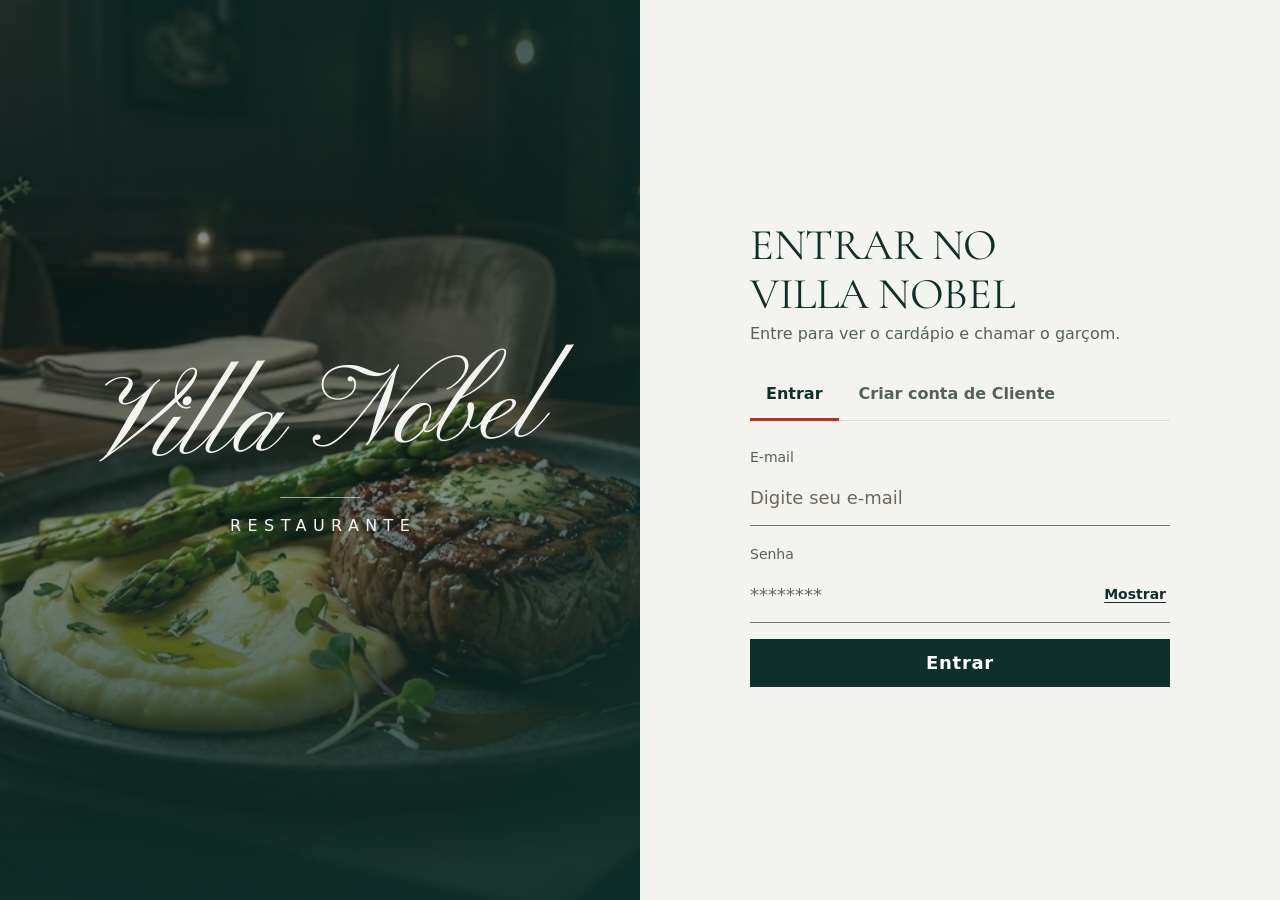
<file: index.html>
<!doctype html>
<html lang="pt-BR">
  <head>
    <meta charset="UTF-8" />
    <meta name="viewport" content="width=device-width, initial-scale=1.0" />
    <meta name="theme-color" content="#0E2F2A" />
    <meta
      name="description"
      content="Villa Nobel: sistema de atendimento e cardápio digital."
    />
    <meta
      property="og:title"
      content="Villa Nobel: atendimento e cardápio digital"
    />
    <meta
      property="og:description"
      content="Chamado de garçom, pedidos e cardápio em um só lugar."
    />
    <meta property="og:type" content="website" />
    <link
      rel="icon"
      href="data:image/svg+xml,%3Csvg xmlns='http://www.w3.org/2000/svg' viewBox='0 0 64 64'%3E%3Crect width='64' height='64' rx='12' fill='%230E2F2A'/%3E%3Ctext x='32' y='45' text-anchor='middle' font-family='Georgia,serif' font-style='italic' font-size='40' fill='%23F3F4F0'%3EV%3C/text%3E%3C/svg%3E"
    />
    <title>Villa Nobel | Entrar</title>

    <link
      href="https://cdn.jsdelivr.net/npm/bootstrap@5.3.3/dist/css/bootstrap.min.css"
      rel="stylesheet"
    />

    <link rel="preconnect" href="https://fonts.googleapis.com" />
    <link rel="preconnect" href="https://fonts.gstatic.com" crossorigin />
    <link
      href="https://fonts.googleapis.com/css2?family=Pinyon+Script&family=Cormorant+Garamond:wght@500;600;700&display=swap"
      rel="stylesheet"
    />

    <link href="css/style.css" rel="stylesheet" />
  </head>

  <body class="cmd-body">
    <div class="container-fluid p-0">
      <div class="row g-0 min-vh-100">
        <aside
          class="col-12 col-lg-6 d-flex cmd-painel-marca flex-column justify-content-between p-4 p-lg-5"
        >
          <img src="fotos/foto2.webp" alt="" class="cmd-imagem-fundo" />
          <div class="cmd-letreiro">
            <span class="cmd-letreiro-nome">Villa Nobel</span>
            <span class="cmd-letreiro-linha"></span>
            <span class="cmd-letreiro-tipo">Restaurante</span>
          </div>
        </aside>

        <main
          class="col-12 col-lg-6 d-flex flex-column align-items-center justify-content-center p-4"
        >
          <div class="cmd-caixa-login w-100">
            <div class="mb-4">
              <h2 class="cmd-titulo-login text-uppercase mt-2 mb-1">Entrar no Villa&nbsp;Nobel</h2>
              <p class="cmd-subtitulo-login mb-0">
                Entre para ver o cardápio e chamar o garçom.
              </p>
            </div>

            <ul class="nav nav-tabs mb-4" role="tablist">
              <li class="nav-item" role="presentation">
                <button
                  class="nav-link active"
                  id="tab-entrar"
                  data-bs-toggle="tab"
                  data-bs-target="#painel-entrar"
                  type="button"
                  role="tab"
                  aria-controls="painel-entrar"
                  aria-selected="true"
                >
                  Entrar
                </button>
              </li>

              <li class="nav-item" role="presentation">
                <button
                  class="nav-link"
                  id="tab-cadastro"
                  data-bs-toggle="tab"
                  data-bs-target="#painel-cadastro"
                  type="button"
                  role="tab"
                  aria-controls="painel-cadastro"
                  aria-selected="false"
                >
                  Criar conta de Cliente
                </button>
              </li>
            </ul>

            <div class="tab-content">
              <section
                class="tab-pane fade show active"
                id="painel-entrar"
                role="tabpanel"
                aria-labelledby="tab-entrar"
              >
                <form id="form-login" novalidate>
                  <div class="mb-3">
                    <label for="login-email" class="form-label"> E-mail </label>

                    <input
                      type="email"
                      class="form-control form-control-lg"
                      id="login-email"
                      name="email"
                      autocomplete="email"
                      placeholder="Digite seu e-mail"
                      required
                    />
                  </div>

                  <div class="mb-3">
                    <label for="login-senha" class="form-label"> Senha </label>

                    <input
                      type="password"
                      class="form-control form-control-lg"
                      id="login-senha"
                      name="senha"
                      autocomplete="current-password"
                      placeholder="********"
                      required
                    />
                  </div>

                  <div
                    id="login-erro"
                    class="alert alert-danger d-none"
                    role="alert"
                  ></div>

                  <button
                    type="submit"
                    class="btn btn-lg w-100 cmd-btn-principal"
                    id="btn-entrar"
                  >
                    Entrar
                  </button>
                </form>
              </section>

              <section
                class="tab-pane fade"
                id="painel-cadastro"
                role="tabpanel"
                aria-labelledby="tab-cadastro"
              >
                <form id="form-cadastro" novalidate>
                  <div class="mb-3">
                    <label for="cad-nome" class="form-label"> Nome </label>

                    <input
                      type="text"
                      class="form-control form-control-lg"
                      id="cad-nome"
                      autocomplete="name"
                      placeholder="Seu nome"
                      required
                    />
                  </div>

                  <div class="mb-3">
                    <label for="cad-email" class="form-label"> E-mail </label>

                    <input
                      type="email"
                      class="form-control form-control-lg"
                      id="cad-email"
                      autocomplete="email"
                      placeholder="Digite seu e-mail"
                      required
                    />
                  </div>

                  <div class="mb-3">
                    <label for="cad-senha" class="form-label"> Senha </label>

                    <input
                      type="password"
                      class="form-control form-control-lg"
                      id="cad-senha"
                      autocomplete="new-password"
                      placeholder="Mínimo 6 caracteres"
                      minlength="6"
                      required
                    />
                  </div>

                  <div
                    id="cad-erro"
                    class="alert alert-danger d-none"
                    role="alert"
                  ></div>

                  <div
                    id="cad-sucesso"
                    class="alert alert-success d-none"
                    role="status"
                  ></div>

                  <button
                    type="submit"
                    class="btn btn-lg w-100 cmd-btn-principal"
                    id="btn-cadastrar"
                  >
                    Criar conta
                  </button>
                </form>
              </section>
            </div>
          </div>
        </main>
      </div>
    </div>

    <script src="https://cdn.jsdelivr.net/npm/bootstrap@5.3.3/dist/js/bootstrap.bundle.min.js"></script>
    <script src="js/storage.js"></script>
    <script src="js/auth.js"></script>
    <script src="js/login.js"></script>
    <script src="js/villa-ux.js"></script>
  </body>
</html>
</file>
<file: css/style.css>
:root {
  --fundo: #f3f4f0;
  --fundo-2: #e3eae4;
  --superficie: #ffffff;
  --borda: #d9ddd6;
  --borda-forte: #6b7670;
  --tinta: #0e2f2a;
  --tinta-2: #1c4a42;
  --apoio: #55615c;
  --acento: #b8301c;
  --acento-hover: #962512;
  --verde: #1f6b4f;
  --ambar: #2d4a7a;
  --erro: #a12618;
  --raio: 4px;
  --raio-card: 4px;
  --serif:
    "Cormorant Garamond", "Palatino Linotype", Palatino, "Book Antiqua",
    "URW Palladio L", serif;
  --sans:
    system-ui, -apple-system, "Segoe UI", Roboto, "Helvetica Neue", Arial,
    sans-serif;
}

.cmd-body {
  --bs-body-color: var(--tinta);
  --bs-body-bg: var(--fundo);
  --bs-border-color: var(--borda);
  min-height: 100vh;
  background: var(--fundo);
  color: var(--tinta);
  font-family: var(--sans);
  font-size: 1rem;
  line-height: 1.55;
}

.cmd-body h1,
.cmd-body h2,
.cmd-body h3,
.cmd-body h4,
.cmd-body h5,
.cmd-body h6 {
  font-family: var(--serif);
  color: var(--tinta);
  line-height: 1.2;
}

.cmd-body .cmd-conteudo {
  min-width: 0;
  background: var(--fundo);
}

.cmd-body .cmd-conteudo.container {
  max-width: 1100px;
}

.cmd-body .cmd-titulo-pagina {
  font-family: var(--serif);
  font-size: 2.25rem;
  font-weight: 700;
  letter-spacing: -0.01em;
  color: var(--tinta);
}

.cmd-body .cmd-texto-apoio {
  color: var(--apoio);
  font-size: 0.9375rem;
  line-height: 1.55;
}

.cmd-body .cmd-preco,
.cmd-body .cmd-numero-mesa {
  font-family: var(--serif);
  font-weight: 700;
  color: var(--tinta);
  font-variant-numeric: tabular-nums;
  white-space: nowrap;
}

.cmd-body .cmd-numero-mesa {
  display: block;
  font-size: 2.5rem;
  line-height: 1;
}

.cmd-body .cmd-numero-grande {
  font-family: var(--serif);
  font-size: 3rem;
  font-weight: 700;
  line-height: 1.1;
  color: var(--acento);
  font-variant-numeric: tabular-nums;
}

.cmd-body #pedido-total {
  font-family: var(--serif);
  font-size: 1.75rem;
  font-weight: 700;
  color: var(--tinta);
}

.cmd-body .cmd-logo {
  display: inline-flex;
  align-items: center;
  gap: 0.6rem;
  font-family: var(--serif);
  font-size: 1.05rem;
  font-weight: 700;
  letter-spacing: 0.2em;
  text-transform: uppercase;
  color: var(--tinta);
}

.cmd-body .cmd-sidebar .cmd-logo {
  color: var(--fundo);
  font-family: "Pinyon Script", "Snell Roundhand", "Brush Script MT", cursive;
  font-size: 2.1rem;
  font-weight: 400;
  letter-spacing: 0;
  line-height: 1.1;
  text-transform: none;
}

.cmd-body .cmd-marca {
  display: flex;
  flex-direction: column;
  gap: 0.15rem;
  padding-top: 0.5rem;
  padding-bottom: 0.5rem;
}

.cmd-body .cmd-marca-tipo {
  padding-left: 0.15rem;
  font-size: 0.6875rem;
  letter-spacing: 0.35em;
  text-transform: uppercase;
  color: rgba(243, 244, 240, 0.7);
}

.cmd-body .cmd-texto-claro {
  color: rgba(243, 244, 240, 0.75);
}

.cmd-body :focus-visible {
  outline: 3px solid var(--acento) !important;
  outline-offset: 2px;
}

.cmd-body .btn-check:focus-visible + .btn {
  outline: 3px solid var(--acento) !important;
  outline-offset: 2px;
}

.cmd-body .btn:focus-visible,
.cmd-body .btn-check:focus-visible + .btn,
.cmd-body .nav-link:focus-visible,
.cmd-body .form-control:focus,
.cmd-body .form-select:focus,
.cmd-body .form-check-input:focus {
  box-shadow: none !important;
}

.cmd-body .btn {
  --bs-btn-border-radius: var(--raio);
  --bs-btn-font-size: 1rem;
  --bs-btn-padding-x: 1rem;
  --bs-btn-padding-y: 0.5rem;
  display: inline-flex;
  align-items: center;
  justify-content: center;
  gap: 0.5rem;
  min-height: 44px;
  font-weight: 600;
  line-height: 1.3;
}

.cmd-body .btn-sm {
  --bs-btn-padding-x: 0.9rem;
  --bs-btn-padding-y: 0.4rem;
  --bs-btn-font-size: 1rem;
}

.cmd-body .btn-lg {
  min-height: 52px;
  --bs-btn-font-size: 1.125rem;
}

.cmd-body .btn.cmd-btn-principal {
  --bs-btn-color: #fff;
  --bs-btn-bg: var(--acento);
  --bs-btn-border-color: var(--acento);
  --bs-btn-hover-color: #fff;
  --bs-btn-hover-bg: var(--acento-hover);
  --bs-btn-hover-border-color: var(--acento-hover);
  --bs-btn-active-color: #fff;
  --bs-btn-active-bg: var(--acento-hover);
  --bs-btn-active-border-color: var(--acento-hover);
  --bs-btn-disabled-color: #fff;
  --bs-btn-disabled-bg: var(--acento);
  --bs-btn-disabled-border-color: var(--acento);
  min-height: 48px;
}

.cmd-body .btn.cmd-btn-cancelar {
  --bs-btn-color: #fff;
  --bs-btn-bg: var(--acento);
  --bs-btn-border-color: var(--acento);
  --bs-btn-hover-color: #fff;
  --bs-btn-hover-bg: var(--acento-hover);
  --bs-btn-hover-border-color: var(--acento-hover);
  --bs-btn-active-color: #fff;
  --bs-btn-active-bg: var(--acento-hover);
  --bs-btn-active-border-color: var(--acento-hover);
  min-height: 48px;
  padding-left: 2rem;
  padding-right: 2rem;
  font-weight: 700;
  box-shadow: 0 4px 14px rgba(184, 48, 28, 0.35);
}

.cmd-body .btn-outline-dark {
  --bs-btn-color: var(--tinta);
  --bs-btn-bg: var(--superficie);
  --bs-btn-border-color: var(--tinta);
  --bs-btn-hover-color: #fff;
  --bs-btn-hover-bg: var(--tinta);
  --bs-btn-hover-border-color: var(--tinta);
  --bs-btn-active-color: #fff;
  --bs-btn-active-bg: var(--tinta);
  --bs-btn-active-border-color: var(--tinta);
}

.cmd-body .btn-outline-secondary {
  --bs-btn-color: var(--apoio);
  --bs-btn-bg: var(--superficie);
  --bs-btn-border-color: var(--borda-forte);
  --bs-btn-hover-color: var(--tinta);
  --bs-btn-hover-bg: var(--fundo-2);
  --bs-btn-hover-border-color: var(--tinta);
  --bs-btn-active-color: var(--tinta);
  --bs-btn-active-bg: var(--fundo-2);
  --bs-btn-active-border-color: var(--tinta);
}

.cmd-body .btn-link,
.cmd-body .cmd-link-claro {
  --bs-btn-color: var(--acento);
  --bs-btn-hover-color: var(--acento-hover);
  --bs-btn-active-color: var(--acento-hover);
  --bs-btn-disabled-color: var(--apoio);
  color: var(--acento);
  text-decoration: underline;
  text-underline-offset: 3px;
}

.cmd-body .cmd-link-claro:hover {
  color: var(--acento-hover);
}

.cmd-body .rounded-pill {
  border-radius: var(--raio) !important;
}

.cmd-body .btn.js-filtro {
  --bs-btn-color: var(--tinta);
  --bs-btn-bg: var(--superficie);
  --bs-btn-border-color: var(--borda-forte);
  --bs-btn-hover-color: var(--tinta);
  --bs-btn-hover-bg: var(--fundo-2);
  --bs-btn-hover-border-color: var(--tinta);
  --bs-btn-active-color: #fff;
  --bs-btn-active-bg: var(--tinta);
  --bs-btn-active-border-color: var(--tinta);
}

.cmd-body .btn.js-filtro.active::before,
.cmd-body .btn-check:checked + .btn::before {
  content: "✓";
  font-weight: 700;
}

.cmd-body .form-label,
.cmd-body legend.form-label {
  color: var(--tinta);
  font-size: 1rem;
  font-weight: 600;
  margin-bottom: 0.4rem;
}

.cmd-body .form-control,
.cmd-body .form-select {
  min-height: 48px;
  padding: 0.6rem 0.85rem;
  font-size: 1rem;
  color: var(--tinta);
  background-color: var(--superficie);
  border: 1px solid var(--borda-forte);
  border-radius: var(--raio);
}

.cmd-body .form-select {
  padding-right: 2.5rem;
}

.cmd-body textarea.form-control {
  min-height: 96px;
}

.cmd-body .form-control:focus,
.cmd-body .form-select:focus {
  color: var(--tinta);
  background-color: var(--superficie);
  border-color: var(--acento);
}

.cmd-body .form-control::placeholder {
  color: #6f665d;
}

.cmd-body .form-control-lg {
  min-height: 56px;
  font-size: 1.125rem;
}

.cmd-body .cmd-input-mesa {
  max-width: 180px;
  min-height: 64px;
  font-family: var(--serif);
  font-size: 2rem;
  font-weight: 700;
  text-align: center;
}

.cmd-body .form-check-input {
  border: 1px solid var(--borda-forte);
}

.cmd-body .form-check-input:checked {
  background-color: var(--acento);
  border-color: var(--acento);
}

.cmd-body .form-switch {
  display: flex;
  align-items: center;
  gap: 0.75rem;
  min-height: 44px;
  padding-left: 0;
}

.cmd-body .form-switch .form-check-input {
  flex: none;
  float: none;
  width: 3rem;
  height: 1.5rem;
  margin: 0;
  cursor: pointer;
}

.cmd-body .form-switch .form-check-input:not(:checked),
.cmd-body .form-switch .form-check-input:focus:not(:checked) {
  --bs-form-switch-bg: url("data:image/svg+xml,%3csvg xmlns='http://www.w3.org/2000/svg' viewBox='-4 -4 8 8'%3e%3ccircle r='3' fill='%235E564E'/%3e%3c/svg%3e");
}

.cmd-body .form-switch .form-check-label {
  display: flex;
  flex: 1;
  align-items: center;
  min-height: 44px;
  cursor: pointer;
}

.cmd-body .alert {
  --bs-alert-padding-y: 0.75rem;
  --bs-alert-padding-x: 1rem;
  border-radius: var(--raio);
  font-size: 1rem;
}

.cmd-body .alert-danger {
  --bs-alert-color: var(--erro);
  --bs-alert-bg: #fbedea;
  --bs-alert-border-color: var(--erro);
}

.cmd-body .alert-danger::before {
  content: "Atenção: ";
  font-weight: 700;
}

.cmd-body .alert-success {
  --bs-alert-color: var(--verde);
  --bs-alert-bg: #e8f3ed;
  --bs-alert-border-color: var(--verde);
}

.cmd-body .alert-success::before {
  content: "✓ ";
  font-weight: 700;
}

.cmd-body .badge {
  padding: 0.3em 0.65em;
  font-size: 0.875rem;
  font-weight: 600;
  line-height: 1.35;
  border: 1px solid transparent;
  border-radius: 4px;
}

.cmd-body .badge.text-bg-warning {
  background-color: var(--superficie) !important;
  color: var(--acento) !important;
  border-color: var(--acento);
}

.cmd-body .badge.text-bg-info {
  background-color: var(--superficie) !important;
  color: var(--ambar) !important;
  border-color: var(--ambar);
}

.cmd-body .badge.text-bg-success {
  background-color: var(--superficie) !important;
  color: var(--verde) !important;
  border-color: var(--verde);
}

.cmd-body .badge.text-bg-secondary {
  background-color: var(--superficie) !important;
  color: var(--apoio) !important;
  border-color: var(--borda-forte);
}

.cmd-body .cmd-status.text-bg-warning::before {
  content: "○ ";
}

.cmd-body .cmd-status.text-bg-info::before {
  content: "◐ ";
}

.cmd-body .cmd-status.text-bg-success::before {
  content: "✓ ";
}

.cmd-body .cmd-status.text-bg-secondary::before {
  content: "– ";
}

.cmd-body .cmd-status.text-bg-dark::before {
  content: "● ";
}

.cmd-body .badge.text-bg-dark {
  background-color: var(--tinta) !important;
  color: var(--fundo) !important;
  border-color: var(--tinta);
}

.cmd-body .badge.cmd-destino.text-bg-warning,
.cmd-body .badge.cmd-destino.text-bg-success {
  background-color: var(--fundo-2) !important;
  color: var(--tinta) !important;
  border-color: var(--borda-forte);
}

.cmd-body .badge.cmd-categoria {
  background-color: var(--fundo-2);
  color: var(--apoio);
  border-color: var(--borda);
}

.cmd-body .badge.cmd-selo {
  min-width: 1.75rem;
  background-color: var(--tinta);
  color: #fff;
  border-radius: 999px !important;
}

.cmd-body .nav-link.active .cmd-selo {
  background-color: #fff;
  color: var(--acento);
}

.cmd-body .cmd-card {
  --bs-card-bg: var(--superficie);
  --bs-card-color: var(--tinta);
  --bs-card-border-color: var(--borda);
  --bs-card-border-radius: var(--raio-card);
  --bs-card-inner-border-radius: calc(var(--raio-card) - 1px);
  box-shadow: none;
}

.cmd-body .cmd-card .card-body {
  padding: 1.25rem;
}

.cmd-body .cmd-card h2 {
  font-weight: 700;
}

.cmd-body .cmd-chamado .card-body > :first-child,
.cmd-body .cmd-pedido .card-body > :first-child {
  padding-bottom: 0.85rem;
  border-bottom: 1px dashed var(--borda-forte);
}

.cmd-body .cmd-pedido .js-itens {
  font-size: 1rem;
  line-height: 1.6;
}

.cmd-body .cmd-pedido strong,
.cmd-body .cmd-chamado .js-motivo {
  font-family: var(--serif);
}

.cmd-body .cmd-chamado .js-motivo {
  font-size: 1.25rem;
  font-weight: 700;
}

.cmd-body .cmd-painel-marca {
  position: relative;
  isolation: isolate;
  overflow: hidden;
  align-items: stretch;
  justify-content: space-between !important;
  background: var(--tinta);
  border-right: 0;
  padding: 2.5rem;
  color: var(--fundo);
}

.cmd-body .cmd-imagem-fundo {
  position: absolute;
  inset: 0;
  z-index: -2;
  width: 100%;
  height: 100%;
  object-fit: cover;
  object-position: 60% center;
}

.cmd-body .cmd-painel-marca::after {
  content: "";
  position: absolute;
  inset: 0;
  z-index: -1;
  pointer-events: none;
  background:
    linear-gradient(
      to bottom,
      rgba(14, 47, 42, 0.75) 0%,
      rgba(14, 47, 42, 0.45) 35%,
      rgba(14, 47, 42, 0.55) 60%,
      rgba(14, 47, 42, 0.92) 100%
    ),
    linear-gradient(
      to right,
      rgba(14, 47, 42, 0) 70%,
      rgba(14, 47, 42, 0.5) 100%
    );
}

.cmd-body .cmd-letreiro {
  display: flex;
  flex-direction: column;
  align-items: center;
  margin: auto 0;
  padding: 2rem 0;
  text-align: center;
  color: var(--fundo);
}

.cmd-body .cmd-letreiro-nome {
  font-family: "Pinyon Script", "Snell Roundhand", "Brush Script MT", cursive;
  font-size: clamp(72px, 9vw, 136px);
  font-weight: 400;
  line-height: 1;
  transform: rotate(-3deg);
  white-space: nowrap;
}

.cmd-body .cmd-letreiro-linha {
  display: block;
  width: 80px;
  height: 1px;
  margin: 1.25rem 0 1rem;
  background: var(--fundo);
  opacity: 0.6;
}

.cmd-body .cmd-letreiro-tipo {
  font-family: var(--sans);
  font-size: 16px;
  letter-spacing: 0.4em;
  margin-right: -0.4em;
  text-transform: uppercase;
}

.cmd-body main {
  background: var(--fundo);
}

.cmd-body .cmd-caixa-login {
  max-width: 420px;
  padding: 0;
  background: transparent;
  border: 0;
}

.cmd-body .cmd-titulo-login {
  font-family: var(--serif);
  font-size: 2.75rem;
  font-weight: 400;
  line-height: 1.1;
  letter-spacing: -0.01em;
  color: var(--tinta);
}

.cmd-body .cmd-caixa-login .form-label {
  font-size: 0.875rem;
  font-weight: 500;
  color: var(--apoio);
  margin-bottom: 0;
}

.cmd-body .cmd-caixa-login .form-control,
.cmd-body .cmd-caixa-login .form-select {
  padding-left: 0;
  padding-right: 0;
  background-color: transparent;
  border-width: 0 0 1px;
  border-radius: 0;
  box-shadow: none;
}

.cmd-body .cmd-caixa-login .form-control:focus,
.cmd-body .cmd-caixa-login .form-select:focus {
  background-color: transparent;
  border-color: var(--tinta);
  box-shadow: 0 1px 0 0 var(--tinta);
}

.cmd-body .cmd-caixa-login .btn.cmd-btn-principal {
  --bs-btn-bg: var(--tinta);
  --bs-btn-border-color: var(--tinta);
  --bs-btn-hover-bg: var(--tinta-2);
  --bs-btn-hover-border-color: var(--tinta-2);
  --bs-btn-active-bg: var(--tinta-2);
  --bs-btn-active-border-color: var(--tinta-2);
  --bs-btn-disabled-bg: var(--tinta);
  --bs-btn-disabled-border-color: var(--tinta);
  border-radius: 0;
  letter-spacing: 0.04em;
}

.cmd-body .cmd-subtitulo-login {
  font-size: 1rem;
  color: var(--apoio);
}

.cmd-body .cmd-caixa-login .nav-tabs {
  gap: 0.25rem;
  border-bottom: 1px solid var(--borda);
}

.cmd-body .cmd-caixa-login .nav-tabs .nav-link {
  min-height: 48px;
  padding: 0.7rem 1rem;
  font-weight: 600;
  color: var(--apoio);
  background: transparent;
  border: 0;
  border-bottom: 3px solid transparent;
  border-radius: 0;
}

.cmd-body .cmd-caixa-login .nav-tabs .nav-link:hover {
  color: var(--tinta);
  border-color: transparent transparent var(--borda-forte);
}

.cmd-body .cmd-caixa-login .nav-tabs .nav-link.active {
  color: var(--tinta);
  background: transparent;
  border-color: transparent transparent var(--acento);
}

.cmd-body .cmd-sidebar {
  width: 264px;
  min-width: 264px;
  min-height: 100vh;
  background: var(--tinta);
  color: var(--fundo);
  border-right: 0;
}

.cmd-body .cmd-sidebar .nav {
  --bs-nav-link-color: var(--fundo);
  --bs-nav-link-hover-color: #fff;
  --bs-nav-pills-link-active-bg: var(--fundo);
  --bs-nav-pills-link-active-color: var(--tinta);
}

.cmd-body .cmd-sidebar .nav-link {
  display: flex;
  align-items: center;
  gap: 0.5rem;
  min-height: 48px;
  padding: 0.65rem 0.9rem;
  font-weight: 600;
  border-radius: var(--raio);
}

.cmd-body .cmd-sidebar .nav-link:not(.active):hover {
  background: var(--tinta-2);
}

.cmd-body .cmd-sidebar .nav-link.active {
  box-shadow: inset 4px 0 0 var(--acento);
}

.cmd-body .cmd-sidebar :focus-visible {
  outline-color: #fff !important;
}

.cmd-body .cmd-sidebar .cmd-selo {
  background-color: var(--fundo);
  color: var(--tinta);
}

.cmd-body .cmd-sidebar-rodape {
  border-color: rgba(243, 244, 240, 0.25) !important;
}

.cmd-body .cmd-sidebar .cmd-link-claro,
.cmd-body .cmd-sidebar .cmd-link-claro:hover {
  --bs-btn-color: var(--fundo);
  --bs-btn-hover-color: #fff;
  color: var(--fundo);
}

.cmd-body .cmd-item .card-body {
  padding: 1rem;
}

.cmd-body .cmd-item-foto {
  flex: none;
  width: 72px;
  height: 72px;
  object-fit: cover;
  border: 1px solid var(--borda);
  border-radius: var(--raio);
}

.cmd-body .cmd-item-foto:not([src]),
.cmd-body .cmd-item-foto[src=""] {
  display: none;
}

.cmd-body .cmd-item .js-nome {
  display: flex;
  flex: 1;
  align-items: baseline;
  gap: 0.5rem;
  margin: 0;
  font-size: 1.125rem;
}

.cmd-body .cmd-item .js-nome::after {
  content: "";
  flex: 1;
  min-width: 1rem;
  border-bottom: 2px dotted var(--borda-forte);
  transform: translateY(-0.25em);
}

.cmd-body .cmd-item-pedido .card-body {
  padding: 0.5rem 1rem;
}

.cmd-body .cmd-item-pedido .js-adicionar,
.cmd-body .cmd-linha-pedido .js-remover {
  flex: none;
  width: 44px;
  padding: 0;
  font-size: 1.25rem;
}

.cmd-body .cmd-linha-pedido {
  padding: 0.5rem 0;
  color: var(--tinta);
  border-bottom: 1px dotted var(--borda-forte);
}

.cmd-body .cmd-passos {
  counter-reset: passo;
  margin: 0;
  padding: 0;
}

.cmd-body .cmd-passo {
  counter-increment: passo;
  min-width: 0;
  display: flex;
  align-items: center;
  gap: 0.6rem;
  padding: 0.7rem 0.8rem;
  font-size: 1rem;
  color: var(--apoio);
  background: var(--superficie);
  border: 1px solid var(--borda);
  border-radius: var(--raio);
}

.cmd-body .cmd-passo::before {
  content: counter(passo);
  display: inline-grid;
  flex: none;
  place-items: center;
  width: 1.75rem;
  height: 1.75rem;
  font-size: 0.875rem;
  font-weight: 700;
  color: var(--apoio);
  border: 1.5px solid var(--borda-forte);
  border-radius: 50%;
}

.cmd-body .cmd-passo-ativo {
  color: var(--tinta);
  border-color: var(--tinta);
}

.cmd-body .cmd-passo-ativo::before {
  content: "✓";
  color: #fff;
  background: var(--verde);
  border-color: var(--verde);
}

.cmd-body .cmd-passo-ativo:not(:has(~ .cmd-passo-ativo)) {
  border: 2px solid var(--acento);
  background: var(--fundo);
}

.cmd-body .cmd-tabela {
  --bs-table-bg: transparent;
  --bs-table-color: var(--tinta);
  --bs-table-border-color: var(--borda);
  font-size: 1rem;
}

.cmd-body .cmd-tabela thead th {
  padding: 0.9rem 1rem;
  font-size: 0.875rem;
  font-weight: 700;
  letter-spacing: 0.05em;
  text-transform: uppercase;
  white-space: nowrap;
  color: var(--apoio);
  border-bottom: 2px solid var(--tinta);
}

.cmd-body .cmd-tabela td {
  padding: 0.75rem 1rem;
}

.cmd-body .cmd-tabela .btn-link {
  --bs-btn-padding-x: 0.6rem;
}

.cmd-body .cmd-tabela .btn-link.text-secondary {
  color: var(--apoio) !important;
}

.cmd-body .cmd-card .table-responsive {
  border-radius: var(--raio-card);
}

.cmd-body .cmd-coluna {
  min-height: 140px;
  padding: 1rem;
  background: var(--fundo-2);
  border: 1px solid var(--borda);
  border-radius: var(--raio-card);
}

.cmd-body .cmd-coluna h2 {
  margin: 0;
  font-size: 1.125rem;
  font-weight: 700;
}

.cmd-body #titulo-pendente::before {
  content: "○ ";
}

.cmd-body .cmd-placa {
  display: inline-grid;
  place-items: center;
  min-width: 76px;
  padding: 6px 14px 8px;
  color: var(--fundo);
  background: var(--tinta);
  border-radius: 4px;
  box-shadow:
    inset 0 0 0 3px var(--tinta),
    inset 0 0 0 4px rgba(243, 244, 240, 0.55);
}

.cmd-body .cmd-placa .cmd-texto-apoio {
  color: var(--fundo);
  font-size: 0.6875rem !important;
  font-weight: 600;
  letter-spacing: 0.2em;
  line-height: 1.3;
  text-transform: uppercase;
}

.cmd-body .cmd-placa .cmd-numero-mesa {
  color: var(--fundo);
  font-size: 2.25rem;
}

.cmd-body .cmd-chamado,
.cmd-body .cmd-pedido {
  --picote-fundo: var(--fundo);
  border-bottom: 0;
  border-radius: 4px 4px 0 0;
  margin-bottom: 8px;
}

.cmd-body .cmd-coluna .cmd-pedido {
  --picote-fundo: var(--fundo-2);
}

.cmd-body .cmd-chamado::after,
.cmd-body .cmd-pedido::after {
  content: "";
  position: absolute;
  left: -1px;
  right: -1px;
  bottom: -8px;
  height: 8px;
  background: radial-gradient(
      circle at 7px 0,
      var(--picote-fundo) 4.5px,
      var(--superficie) 5px
    )
    0 0 / 14px 8px repeat-x;
  border-left: 1px solid var(--borda);
  border-right: 1px solid var(--borda);
  box-sizing: border-box;
}

@media (max-width: 991.98px) {
  .cmd-body .cmd-painel-marca {
    justify-content: center !important;
    min-height: 320px;
    padding: 1.5rem 1.5rem 6rem;

    background: var(--fundo);
    margin-bottom: -1px;

    clip-path: inset(0 0 1px 0);
  }

  .cmd-body .cmd-painel-marca .cmd-imagem-fundo {
    animation: none !important;
    transform: none !important;
  }

  .cmd-body .cmd-painel-marca::after {
    background: linear-gradient(
      to bottom,
      rgba(14, 47, 42, 0.62) 0%,
      rgba(14, 47, 42, 0.55) 60%,
      rgba(243, 244, 240, 0.9) 94%,
      var(--fundo) 100%
    );
  }

  .cmd-body main:not(.cmd-conteudo) {
    position: relative;
    z-index: 1;
    margin-top: -3rem;
    background: transparent;
  }

  .cmd-body .cmd-letreiro {
    padding: 0;
  }

  .cmd-body .cmd-letreiro-nome {
    font-size: clamp(52px, 15.5vw, 100px);
  }

  .cmd-body .cmd-letreiro-linha {
    margin: 0.75rem 0 0.6rem;
  }
}

@media (max-width: 399.98px) {
  .cmd-body .cmd-letreiro-tipo {
    letter-spacing: 0.3em;
    margin-right: -0.3em;
  }
}

@media (max-width: 767.98px) {
  .cmd-body .cmd-sidebar {
    width: 100%;
    min-width: 0;
    min-height: 0;
    border-right: 0;
    border-bottom: 1px solid var(--borda);
  }

  .cmd-body .cmd-sidebar .nav {
    flex-direction: row;
    flex-wrap: wrap;
  }

  .cmd-body .cmd-sidebar .nav-link {
    padding: 0.6rem 0.8rem;
  }

  .cmd-body .cmd-sidebar-rodape {
    display: flex;
    align-items: center;
    justify-content: space-between;
    gap: 1rem;
  }

  .cmd-body .cmd-titulo-pagina {
    font-size: 1.75rem;
  }

  .cmd-body .cmd-caixa-login {
    padding: 1.75rem 1.25rem;
  }
}

@media (max-width: 1199.98px) {
  .cmd-body .cmd-passos {
    flex-direction: column;
  }
}

@media (max-width: 575.98px) {
  .cmd-body .cmd-input-mesa {
    max-width: none;
  }
}

@media (min-width: 768px) {
  .cmd-body .cmd-sidebar {
    position: sticky;
    top: 0;
    align-self: flex-start;
    height: 100vh;
    overflow-y: auto;
  }
}

.cmd-body .cmd-icone {
  flex: none;
  width: 1.2rem;
  height: 1.2rem;
  fill: none;
  stroke: currentColor;
  stroke-width: 1.8;
  stroke-linecap: round;
  stroke-linejoin: round;
}

.cmd-body .cmd-sidebar .nav-link {
  transition:
    background-color 0.15s ease,
    color 0.15s ease,
    padding-left 0.15s ease;
}

.cmd-body .cmd-sidebar .nav-link:not(.active):hover {
  padding-left: 1.1rem;
}

.cmd-body .tab-pane.show {
  animation: cmd-entrada 0.28s ease both;
}

@keyframes cmd-entrada {
  from {
    opacity: 0;
    transform: translateY(8px);
  }

  to {
    opacity: 1;
    transform: none;
  }
}

.cmd-body .cmd-item,
.cmd-body .cmd-chamado,
.cmd-body .cmd-pedido,
.cmd-body .cmd-item-pedido {
  transition:
    transform 0.18s ease,
    border-color 0.18s ease,
    box-shadow 0.18s ease;
}

.cmd-body .cmd-item:hover,
.cmd-body .cmd-item-pedido:hover,
.cmd-body .cmd-chamado:hover,
.cmd-body .cmd-pedido:hover {
  transform: translateY(-2px);
  border-color: var(--borda-forte);
  box-shadow: 0 6px 16px rgba(0, 0, 0, 0.08);
}

.cmd-body .btn {
  transition:
    background-color 0.15s ease,
    border-color 0.15s ease,
    color 0.15s ease,
    transform 0.1s ease;
}

.cmd-body .btn:active:not(:disabled) {
  transform: scale(0.97);
}

.cmd-body .cmd-busca {
  position: relative;
  width: min(100%, 320px);
}

.cmd-body .cmd-busca .cmd-icone {
  position: absolute;
  top: 50%;
  left: 0.85rem;
  transform: translateY(-50%);
  color: var(--apoio);
  pointer-events: none;
}

.cmd-body .cmd-busca .form-control {
  padding-left: 2.5rem;
  background-color: var(--superficie);
}

.cmd-body .cmd-pulso {
  animation: cmd-pulso 0.7s ease;
}

@keyframes cmd-pulso {
  0% {
    transform: scale(1);
  }

  30% {
    transform: scale(1.35);
  }

  100% {
    transform: scale(1);
  }
}

.cmd-body .nav-link.tem-novidade {
  position: relative;
}

.cmd-body .nav-link.tem-novidade::after {
  content: "";
  position: absolute;
  top: 0.6rem;
  right: 0.75rem;
  width: 0.6rem;
  height: 0.6rem;
  background: var(--acento);
  border: 2px solid var(--superficie);
  border-radius: 50%;
}

.cmd-body input[aria-invalid="true"] {
  border-color: var(--erro);
  box-shadow: 0 0 0 1px var(--erro);
}

.cmd-toasts {
  position: fixed;
  right: 1rem;
  bottom: 1rem;
  z-index: 2000;
  display: flex;
  flex-direction: column;
  gap: 0.5rem;
  width: min(360px, calc(100vw - 2rem));
  pointer-events: none;
}

.cmd-toast {
  display: flex;
  gap: 0.75rem;
  align-items: flex-start;
  padding: 0.85rem 1rem;
  color: var(--fundo);
  background: var(--tinta);
  border-left: 4px solid var(--acento);
  border-radius: 2px;
  box-shadow: 0 8px 24px rgba(0, 0, 0, 0.28);
  pointer-events: auto;
  animation: cmd-toast-entra 0.25s ease both;
}

.cmd-toast strong {
  display: block;
  font-family: var(--serif);
  font-size: 1.05rem;
}

.cmd-toast span {
  font-size: 0.9375rem;
  opacity: 0.85;
}

.cmd-toast.saindo {
  animation: cmd-toast-sai 0.25s ease both;
}

@keyframes cmd-toast-entra {
  from {
    opacity: 0;
    transform: translateY(12px);
  }

  to {
    opacity: 1;
    transform: none;
  }
}

@keyframes cmd-toast-sai {
  to {
    opacity: 0;
    transform: translateY(12px);
  }
}

.cmd-body #lista-cardapio {
  --bs-gutter-y: 1rem;
}

.cmd-body #lista-cardapio > * {
  flex: 0 0 auto;
  width: 100%;
  max-width: 900px;
}

.cmd-body #lista-cardapio .cmd-item .card-body {
  align-items: stretch;
  gap: 1.5rem !important;
  padding: 1.25rem 1.5rem;
}

.cmd-body #lista-cardapio .cmd-item .card-body > .flex-grow-1 {
  min-width: 0;
}

.cmd-body #lista-cardapio .cmd-item .js-nome {
  font-size: 1.3rem;
}

.cmd-body #lista-cardapio .cmd-item .js-preco {
  font-size: 1.15rem;
}

.cmd-body #lista-cardapio .cmd-item .js-descricao {
  margin-bottom: 0.6rem !important;
  font-size: 1rem !important;
}

.cmd-body #lista-cardapio .cmd-item .cmd-item-foto {
  order: 2;
  flex: none;
  width: 240px;
  min-height: 170px;
  height: auto;
  border-radius: var(--raio);
}

.cmd-body #lista-cardapio .cmd-item .cmd-item-foto {
  align-self: stretch;
  object-fit: cover;
}

.cmd-body .cmd-ficha {
  display: grid;
  gap: 0.35rem;
  margin: 0.85rem 0 0;
  padding-top: 0.85rem;
  border-top: 1px solid var(--borda);
}

.cmd-body .cmd-ficha > div {
  display: grid;
  grid-template-columns: 7.5rem 1fr;
  gap: 0.75rem;
  align-items: baseline;
}

.cmd-body .cmd-ficha dt {
  margin: 0;
  font-size: 0.8125rem;
  font-weight: 600;
  color: var(--apoio);
}

.cmd-body .cmd-ficha dd {
  margin: 0;
  font-size: 0.9375rem;
  line-height: 1.45;
  color: var(--tinta);
}

@media (max-width: 767.98px) {
  .cmd-body #lista-cardapio .cmd-item .card-body {
    flex-direction: column;
    gap: 1rem !important;
  }

  .cmd-body #lista-cardapio .cmd-item .cmd-item-foto {
    order: -1;
    width: 100%;
    min-height: 0;
    height: 180px;
  }
}

.cmd-body .cmd-ficha-campos {
  padding: 0.85rem;
  margin: 0;
  background: var(--fundo);
  border: 1px dashed var(--borda-forte);
  border-radius: var(--raio);
}

.cmd-body .cmd-ficha-campos legend {
  float: none;
  width: auto;
  font-size: 1rem;
}

.cmd-body {
  font-variant-numeric: lining-nums;
  font-feature-settings: "lnum" 1;
  -webkit-font-smoothing: antialiased;
  text-rendering: optimizeLegibility;
}

.cmd-body h1,
.cmd-body h2,
.cmd-body .cmd-titulo-pagina {
  font-weight: 600;
  letter-spacing: -0.005em;
}

.cmd-body .cmd-titulo-pagina {
  font-size: 2.6rem;
}

.cmd-body .cmd-sidebar {
  background: #08201c;
}

.cmd-body .cmd-marca {
  position: relative;
  margin-bottom: 0.25rem;
  padding-bottom: 1.1rem;
}

.cmd-body .cmd-usuario {
  display: flex;
  align-items: center;
  gap: 0.75rem;
  margin-bottom: 0.5rem;
}

.cmd-body .cmd-avatar {
  flex: none;
  display: inline-flex;
  align-items: center;
  justify-content: center;
  width: 2.5rem;
  height: 2.5rem;
  font-family: var(--serif);
  font-size: 1.15rem;
  font-weight: 700;
  color: var(--tinta);
  background: var(--fundo);
  border-radius: 50%;
  border: 3px solid rgba(243, 244, 240, 0.18);
  background-clip: padding-box;
}

.cmd-body .cmd-usuario-dados {
  display: flex;
  flex-direction: column;
  min-width: 0;
  line-height: 1.25;
}

.cmd-body .cmd-usuario-dados .js-nome-usuario {
  overflow: hidden;
  text-overflow: ellipsis;
  white-space: nowrap;
}

.cmd-body .cmd-usuario-papel {
  font-size: 0.75rem;
  color: rgba(243, 244, 240, 0.65);
}

.cmd-body .cmd-hero {
  display: flex;
  align-items: flex-end;
  min-height: 190px;
  margin-bottom: 1.25rem;
  padding: 1.75rem 2rem;
  max-width: 900px;
  border-radius: var(--raio);
  background:
    linear-gradient(
      90deg,
      rgba(14, 47, 42, 0.92) 0%,
      rgba(14, 47, 42, 0.55) 60%,
      rgba(14, 47, 42, 0.25) 100%
    ),
    url("../fotos/foto2.webp") center 40% / cover no-repeat;
  color: var(--fundo);
}

.cmd-body .cmd-hero .cmd-titulo-pagina {
  color: var(--fundo);
  margin: 0;
}

.cmd-body .cmd-hero-apoio {
  font-size: 0.9375rem;
  color: rgba(243, 244, 240, 0.92);
}

.cmd-body .cmd-barra-filtros {
  position: sticky;
  top: 0;
  z-index: 5;
  display: flex;
  flex-wrap: wrap;
  align-items: center;
  justify-content: space-between;
  gap: 0.75rem 1rem;
  max-width: 900px;
  margin: 0 0 1.25rem;
  padding: 0.75rem;
  background: rgba(243, 244, 240, 0.94);
  backdrop-filter: blur(6px);
  border-bottom: 1px solid var(--borda);
}

.cmd-body .cmd-sidebar .nav-link > span:not(.cmd-selo) {
  flex: 1;
  text-align: left;
}

.cmd-body .cmd-barra-filtros .cmd-busca {
  order: -2;
  flex: 1 1 260px;
  width: auto;
}

.cmd-body .cmd-barra-filtros #filtro-categorias {
  flex: 1 0 100%;
  flex-wrap: nowrap !important;
  overflow-x: auto;
  padding-bottom: 2px;
  scrollbar-width: none;
}

.cmd-body .cmd-barra-filtros #filtro-categorias::-webkit-scrollbar {
  display: none;
}

.cmd-body .cmd-barra-filtros #filtro-categorias .btn {
  flex: none;
  white-space: nowrap;
}

.cmd-body .cmd-busca-tabela {
  width: min(100%, 360px);
}

.cmd-body .cmd-stepper {
  display: flex;
  align-items: stretch;
  gap: 0.5rem;
  max-width: 260px;
}

.cmd-body .cmd-stepper .btn {
  flex: none;
  width: 56px;
  font-size: 1.5rem;
  line-height: 1;
}

.cmd-body .cmd-stepper .cmd-input-mesa {
  flex: 1;
  min-width: 0;
  max-width: none;
}

.cmd-body #aba-chamar .btn-check + .btn {
  display: inline-flex;
  align-items: center;
  gap: 0.5rem;
  min-height: 48px;
}

.cmd-body .cmd-tira {
  display: grid;
  grid-template-columns: repeat(auto-fit, minmax(150px, 1fr));
  gap: 0.75rem;
  margin-bottom: 1.5rem;
}

.cmd-body .cmd-tira-item {
  padding: 0.9rem 1.1rem;
  background: var(--superficie);
  border: 1px solid var(--borda);
  border-radius: var(--raio);
}

.cmd-body .cmd-tira-item strong {
  display: block;
  font-family: var(--serif);
  font-size: 2rem;
  line-height: 1.1;
  color: var(--tinta);
}

.cmd-body .cmd-tira-item span {
  font-size: 0.8125rem;
  color: var(--apoio);
}

.cmd-body .cmd-tira-item.atenção strong {
  color: var(--acento);
}

.cmd-body .cmd-chamado.cmd-urgente {
  border-color: var(--acento);
  border-width: 2px;
}

.cmd-body .cmd-chamado.cmd-urgente .js-tempo {
  font-weight: 700;
  color: var(--acento);
}

.cmd-body .cmd-coluna [id^="coluna-"]:empty::before {
  content: "Nada por aqui por enquanto.";
  display: block;
  padding: 1.25rem 0.5rem;
  text-align: center;
  font-size: 0.9375rem;
  color: var(--apoio);
  border: 1px dashed var(--borda-forte);
  border-radius: var(--raio);
}

.cmd-body .cmd-card .cmd-numero-grande {
  font-size: 3.25rem;
}

.cmd-body .cmd-lista-atividade {
  display: flex;
  flex-direction: column;
}

.cmd-body .cmd-atividade {
  display: flex;
  align-items: center;
  gap: 0.85rem;
  padding: 0.7rem 0;
  border-bottom: 1px solid var(--borda);
}

.cmd-body .cmd-atividade:last-child {
  border-bottom: 0;
}

.cmd-body .cmd-atividade-mesa {
  flex: none;
  display: inline-flex;
  align-items: center;
  justify-content: center;
  width: 2.5rem;
  height: 2.5rem;
  font-family: var(--serif);
  font-size: 1.25rem;
  font-weight: 700;
  color: var(--tinta);
  background: var(--fundo-2);
  border-radius: 50%;
}

.cmd-body .cmd-atividade-corpo {
  display: flex;
  flex: 1;
  flex-direction: column;
  min-width: 0;
  line-height: 1.3;
}

.cmd-body .cmd-atividade-corpo span {
  font-size: 0.8125rem;
  color: var(--apoio);
}

.cmd-body .cmd-vazio {
  padding: 1.25rem 0;
  font-size: 0.9375rem;
  color: var(--apoio);
}

.cmd-body .cmd-barra-linha {
  display: grid;
  grid-template-columns: 6.5rem 1fr 2rem;
  align-items: center;
  gap: 0.75rem;
  padding: 0.4rem 0;
  font-size: 0.9375rem;
}

.cmd-body .cmd-barra-trilho {
  height: 10px;
  overflow: hidden;
  background: var(--fundo-2);
  border-radius: 999px;
}

.cmd-body .cmd-barra-preenche {
  display: block;
  height: 100%;
  min-width: 2px;
  background: var(--tinta);
  border-radius: 999px;
  transition: width 0.5s ease;
}

.cmd-body .cmd-barra-preenche.verde {
  background: var(--verde);
}

.cmd-body .cmd-barra-valor {
  font-weight: 700;
  text-align: right;
  font-variant-numeric: tabular-nums;
}

.cmd-body .cmd-tabela tbody tr {
  transition: background-color 0.12s ease;
}

.cmd-body .cmd-tabela tbody tr:hover {
  background-color: var(--fundo);
}

.cmd-body .cmd-miniatura {
  flex: none;
  display: inline-flex;
  align-items: center;
  justify-content: center;
  width: 2.5rem;
  height: 2.5rem;
  object-fit: cover;
  font-family: var(--serif);
  font-size: 1.15rem;
  font-weight: 700;
  color: var(--fundo);
  background: var(--tinta-2);
  border-radius: var(--raio);
}

html {
  scroll-behavior: smooth;
  color-scheme: light;
}

::selection {
  color: var(--fundo);
  background: var(--tinta-2);
}

.cmd-body {
  scrollbar-color: var(--borda-forte) transparent;
}

.cmd-pular {
  position: fixed;
  top: 0.5rem;
  left: 0.5rem;
  z-index: 3000;
  padding: 0.6rem 1rem;
  color: var(--fundo);
  background: var(--tinta);
  border-radius: var(--raio);
  transform: translateY(-200%);
  transition: transform 0.15s ease;
}

.cmd-pular:focus {
  transform: none;
}

.cmd-body #aba-cardapio .cmd-hero,
.cmd-body #aba-cardapio .cmd-barra-filtros {
  margin-left: auto;
  margin-right: auto;
}

.cmd-body #lista-cardapio {
  max-width: 916px;
  margin-left: auto;
  margin-right: auto;
}

.cmd-body #aba-cardapio > p {
  max-width: 900px;
  margin-left: auto;
  margin-right: auto;
}

@keyframes cmd-subir {
  from {
    opacity: 0;
    transform: translateY(14px);
  }

  to {
    opacity: 1;
    transform: none;
  }
}

@keyframes cmd-respirar {
  from {
    transform: scale(1);
  }

  to {
    transform: scale(1.07);
  }
}

.cmd-body .cmd-caixa-login {
  animation: cmd-subir 0.6s 0.1s ease both;
}

.cmd-body .cmd-painel-marca .cmd-imagem-fundo {
  animation: cmd-respirar 24s ease-in-out infinite alternate;
}

.cmd-body .cmd-letreiro {
  animation: cmd-subir 0.9s 0.2s ease both;
}

.cmd-body .cmd-senha {
  position: relative;
}

.cmd-body .cmd-senha .form-control {
  padding-right: 5.5rem;
}

.cmd-body .cmd-senha-botao {
  position: absolute;
  top: 50%;
  right: 0;
  min-height: 40px;
  padding: 0 0.25rem;
  font-size: 0.875rem;
  font-weight: 600;
  color: var(--tinta);
  background: transparent;
  border: 0;
  text-decoration: underline;
  text-underline-offset: 3px;
  transform: translateY(-50%);
  cursor: pointer;
}

.cmd-body .cmd-aviso-caps {
  color: var(--erro);
  font-weight: 600;
}

@keyframes cmd-tremer {
  0%,
  100% {
    transform: translateX(0);
  }

  20%,
  60% {
    transform: translateX(-6px);
  }

  40%,
  80% {
    transform: translateX(6px);
  }
}

.cmd-body .cmd-treme {
  animation: cmd-tremer 0.4s ease;
}

@media (min-width: 1200px) {
  .cmd-body #form-pedido {
    position: sticky;
    top: 1.5rem;
  }
}

.cmd-body #pedido-vazio {
  padding: 1rem;
  text-align: center;
  border: 1px dashed var(--borda-forte);
  border-radius: var(--raio);
}

@media (max-width: 767.98px) {
  .cmd-body .cmd-sidebar {
    position: sticky;
    top: 0;
    z-index: 30;
    flex-direction: row !important;
    align-items: center;
    justify-content: space-between;
    gap: 0.75rem !important;
    height: auto;
    padding: 0.5rem 1rem !important;
    border-bottom: 0;
    overflow: visible;
  }

  .cmd-body .cmd-marca {
    margin: 0;
    padding: 0;
  }

  .cmd-body .cmd-marca::after,
  .cmd-body .cmd-marca-tipo,
  .cmd-body .cmd-usuario-dados {
    display: none;
  }

  .cmd-body .cmd-sidebar .cmd-logo {
    font-size: 1.8rem;
  }

  .cmd-body .cmd-sidebar-rodape {
    display: flex;
    align-items: center;
    gap: 0.75rem;
    margin: 0 !important;
    padding: 0 !important;
    border: 0 !important;
  }

  .cmd-body .cmd-usuario {
    margin: 0;
  }

  .cmd-body .cmd-avatar {
    width: 2.25rem;
    height: 2.25rem;
    font-size: 1rem;
  }

  .cmd-body .cmd-sidebar nav.nav {
    position: fixed;
    right: 0;
    bottom: 0;
    left: 0;
    z-index: 40;
    flex-direction: row;
    flex-wrap: nowrap;
    gap: 0.25rem;
    padding: 0.35rem 0.5rem calc(0.35rem + env(safe-area-inset-bottom));
    background: #0a2621;
    border-top: 1px solid rgba(243, 244, 240, 0.18);
  }

  .cmd-body .cmd-sidebar nav.nav .nav-link {
    position: relative;
    flex: 1;
    flex-direction: column;
    justify-content: center;
    gap: 0.15rem;
    min-height: 56px;
    padding: 0.4rem 0.25rem;
    font-size: 0.75rem;
    text-align: center;
  }

  .cmd-body .cmd-sidebar nav.nav .nav-link > span:not(.cmd-selo) {
    flex: 0 0 auto;
    text-align: center;
  }

  .cmd-body .cmd-sidebar nav.nav .nav-link.active {
    box-shadow: inset 0 3px 0 var(--acento);
  }

  .cmd-body .cmd-sidebar nav.nav .cmd-selo {
    position: absolute;
    top: 0.2rem;
    right: calc(50% - 1.75rem);
    min-width: 1.25rem;
    font-size: 0.6875rem;
  }

  .cmd-body .cmd-conteudo {
    padding-bottom: 6rem !important;
  }

  .cmd-toasts {
    bottom: 5rem;
  }

  .cmd-body .cmd-hero {
    min-height: 150px;
    padding: 1.25rem;
  }

  .cmd-body .cmd-barra-filtros {
    top: 56px;
  }
}

.cmd-body .cmd-conteudo {
  position: relative;
  isolation: isolate;
}

.cmd-body .cmd-conteudo .cmd-titulo-pagina {
  color: var(--fundo);
}

.cmd-body .cmd-conteudo .cmd-titulo-pagina + .cmd-texto-apoio,
.cmd-body .cmd-conteudo .cmd-titulo-pagina + span {
  color: rgba(243, 244, 240, 0.9);
}

.cmd-body[data-perfil="cliente"] .cmd-conteudo:has(#aba-cardapio.active) {
  background: #0e2f2a;
}

.cmd-body #aba-cardapio .cmd-hero {
  display: block;
  min-height: 0;
  padding: 0.5rem 0 1.25rem;
  text-align: left;
  background: none;
}

.cmd-body #aba-cardapio .cmd-hero .cmd-titulo-pagina {
  font-size: 2.75rem;
  line-height: 1.1;
}

.cmd-body #aba-cardapio .cmd-barra-filtros {
  background: rgba(14, 47, 42, 0.55);
  border-bottom-color: transparent;
}

.cmd-body #aba-cardapio .cmd-barra-filtros .btn {
  color: var(--fundo);
  background: transparent;
  border-color: rgba(243, 244, 240, 0.45);
}

.cmd-body #aba-cardapio .cmd-barra-filtros .btn:hover {
  background: rgba(243, 244, 240, 0.1);
  border-color: var(--fundo);
}

.cmd-body #aba-cardapio .cmd-barra-filtros .btn.active {
  color: var(--tinta);
  background: var(--fundo);
  border-color: var(--fundo);
}

.cmd-body #aba-cardapio > p {
  color: rgba(243, 244, 240, 0.92);
}

.cmd-body #lista-cardapio .cmd-item {
  --bs-card-border-color: transparent;
  box-shadow: none;
}

.cmd-body #lista-cardapio .cmd-item:hover {
  transform: none;
  box-shadow: none;
}

.cmd-body #lista-cardapio .cmd-item .cmd-item-foto {
  align-self: flex-start;
  height: 180px;
  min-height: 0;
}

.cmd-body .cmd-zona-area {
  position: relative;
  display: flex;
  align-items: center;
  justify-content: center;
  min-height: 140px;
  padding: 1rem;
  overflow: hidden;
  text-align: center;
  cursor: pointer;
  color: var(--apoio);
  background: var(--fundo);
  border: 2px dashed var(--borda-forte);
  border-radius: var(--raio);
  transition:
    border-color 0.15s ease,
    background-color 0.15s ease;
}

.cmd-body .cmd-zona-area:hover,
.cmd-body .cmd-zona-area:focus-within,
.cmd-body .cmd-zona-area.arrastando {
  border-color: var(--tinta);
  background: var(--fundo-2);
}

.cmd-body .cmd-zona-area.arrastando {
  border-style: solid;
}

.cmd-body .cmd-zona-area:focus-within {
  outline: 3px solid var(--acento);
  outline-offset: 2px;
}

.cmd-body .cmd-zona-texto {
  display: flex;
  flex-direction: column;
  align-items: center;
  gap: 0.25rem;
  font-size: 0.875rem;
}

.cmd-body .cmd-zona-texto strong {
  font-family: var(--serif);
  font-size: 1rem;
  color: var(--tinta);
}

.cmd-body .cmd-zona-texto .cmd-icone {
  width: 1.75rem;
  height: 1.75rem;
  color: var(--tinta);
}

.cmd-body .cmd-zona-previa {
  display: block;
  width: 100%;
  max-height: 220px;
  object-fit: cover;
  margin: -1rem;
  width: calc(100% + 2rem);
  max-width: none;
}

.cmd-body .cmd-zona-area.com-imagem {
  padding: 0;
  border-style: solid;
}

.cmd-body .cmd-zona-area.com-imagem .cmd-zona-previa {
  margin: 0;
  width: 100%;
}

.cmd-body .cmd-zona-area.com-imagem .cmd-zona-texto {
  position: absolute;
  inset: auto 0 0 0;
  padding: 0.5rem;
  color: var(--fundo);
  background: rgba(14, 47, 42, 0.82);
  opacity: 0;
  transition: opacity 0.15s ease;
}

.cmd-body .cmd-zona-area.com-imagem .cmd-zona-texto strong,
.cmd-body .cmd-zona-area.com-imagem .cmd-zona-texto .cmd-icone {
  color: var(--fundo);
}

.cmd-body .cmd-zona-area.com-imagem .cmd-zona-texto .cmd-icone,
.cmd-body .cmd-zona-area.com-imagem .cmd-zona-texto span {
  display: none;
}

.cmd-body .cmd-zona-area.com-imagem:hover .cmd-zona-texto,
.cmd-body .cmd-zona-area.com-imagem:focus-within .cmd-zona-texto,
.cmd-body .cmd-zona-area.com-imagem.arrastando .cmd-zona-texto {
  opacity: 1;
}

@media (prefers-reduced-motion: reduce) {
  *,
  *::before,
  *::after {
    animation-duration: 0.01ms !important;
    animation-iteration-count: 1 !important;
    transition-duration: 0.01ms !important;
    scroll-behavior: auto !important;
  }
}

.cmd-body #lista-cardapio .cmd-item .badge.cmd-categoria {
  padding: 0;
  color: var(--apoio);
  font-size: 0.875rem;
  font-weight: 600;
  background: none;
  border: 0;
}

.cmd-body .cmd-meta-tempo {
  font-size: 0.875rem;
  color: var(--apoio);
}

.cmd-body .cmd-meta-tempo::before {
  content: "·";
  margin: 0 0.4rem;
}

@media (min-width: 768px) {
  .cmd-body #lista-cardapio .cmd-item .cmd-item-foto {
    height: 150px;
    width: 220px;
  }
}

.cmd-body .cmd-fundo {
  position: absolute;
  inset: 0 0 auto 0;
  z-index: -1;
  height: var(--altura-fundo, 170px);
  overflow: hidden;
  pointer-events: none;
  background: #0e2f2a;
  -webkit-mask-image: linear-gradient(
    to bottom,
    #000 calc(100% - 64px),
    transparent
  );
  mask-image: linear-gradient(to bottom, #000 calc(100% - 64px), transparent);
}

.cmd-body .cmd-zona-titulo {
  margin-bottom: 3rem !important;
}

.cmd-body .cmd-fundo-foto {
  position: absolute;
  inset: 0;
  background: url("../fotos/foto2.webp") center / cover no-repeat;
}

.cmd-body .cmd-fundo-veu {
  position: absolute;
  inset: 0;
  background: rgba(14, 47, 42, 0.8);
}

.cmd-body[data-perfil="cliente"]
  .cmd-conteudo:has(#aba-cardapio.active)
  .cmd-fundo {
  position: fixed;
  inset: 0 0 0 264px;
  height: auto;
  -webkit-mask-image: none;
  mask-image: none;
}

@media (max-width: 767.98px) {
  .cmd-body[data-perfil="cliente"]
    .cmd-conteudo:has(#aba-cardapio.active)
    .cmd-fundo {
    inset: 0;
  }

  .cmd-body #filtro-chamados {
    display: grid !important;
    grid-template-columns: repeat(3, 1fr);
    flex: 1 1 100%;
  }

  .cmd-body #filtro-chamados .btn {
    padding-left: 0.4rem;
    padding-right: 0.4rem;
    font-size: 0.875rem;
    white-space: nowrap;
  }
}
</file>
